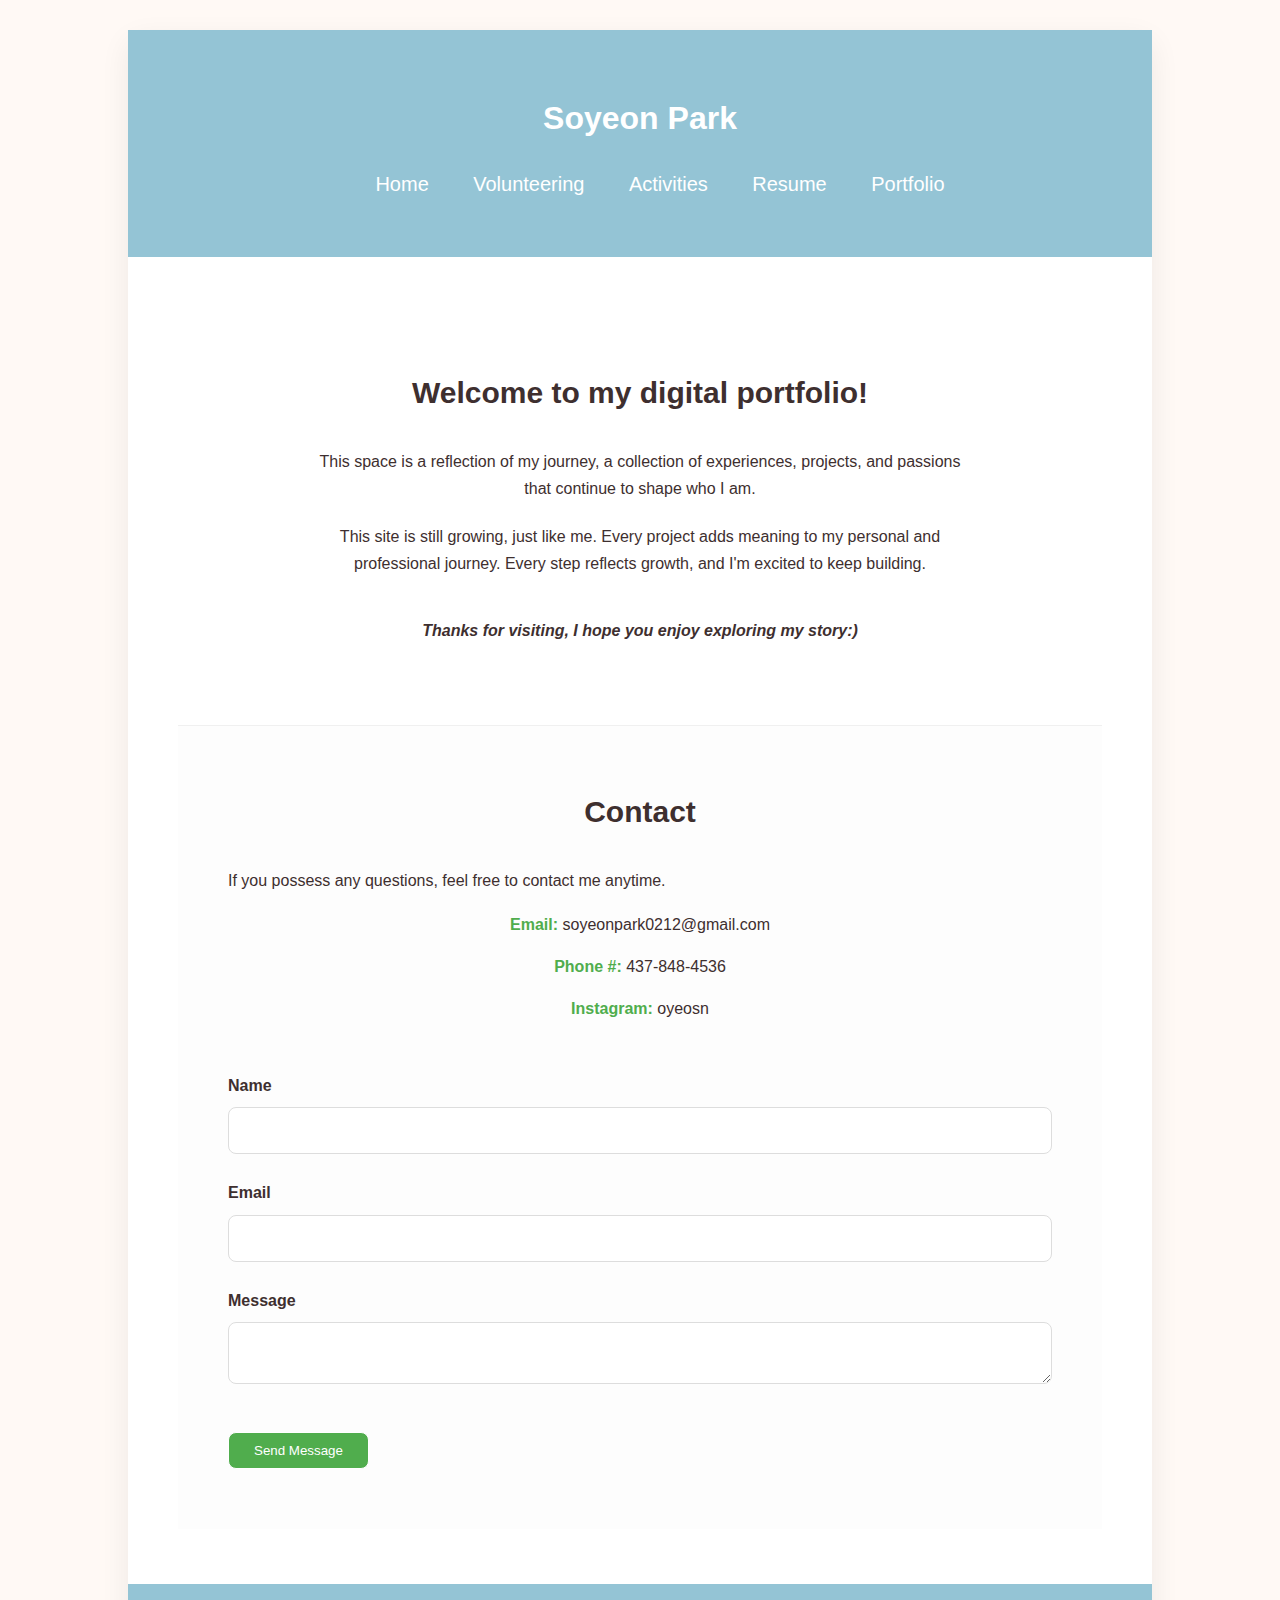
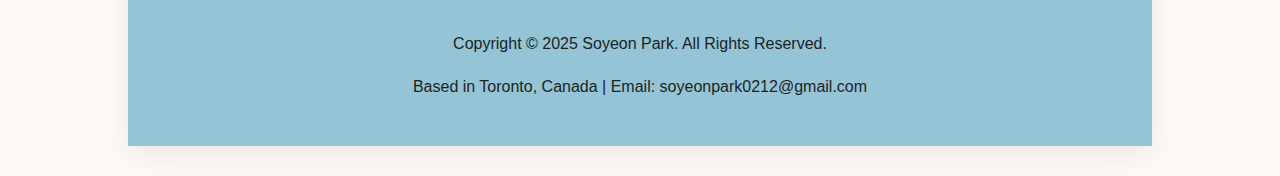
<file: index.html>
<!DOCTYPE html>
<html lang="en">
<head>
    <meta charset="UTF-8">
    <meta name="viewport" content="width=device-width, initial-scale=1.0">
    <title>Document</title>
    <link rel="stylesheet" href="style.css">
</head>
<body>
    <!--class 속성은 디자인을 위함-->
    <div class="container">
        <header>
            <nav>
                <h1>Soyeon Park</h1>
                <ul>
                    <li><a href="index.html">Home</a></li>
                    <li><a href="volunteering.html">Volunteering</a></li>
                    <li><a href="activities.html">Activities</a></li>
                    <li><a href="resume.html">Resume</a></li>
                    <li><a href="portfolio.html">Portfolio</a></li>
                </ul>
            </nav>
        </header>

        <main>
            <section class="welcome-section">
                <h2>Welcome to my digital portfolio!</h2>
                <p> This space is a reflection of my journey, a collection of experiences, projects, and passions that continue to shape who I am. </p>
                <p>
                This site is still growing, just like me.  
                Every project adds meaning to my personal and professional journey.  
                Every step reflects growth, and I'm excited to keep building.
                </p>
                
                <h4>Thanks for visiting, I hope you enjoy exploring my story:)</h4>
            </section>

            <section class="contact-section">
                <h2>Contact</h2>
                <p>If you possess any questions, feel free to contact me anytime.</p>

                <ul class="contact-info">
                    <li><a href=""><b>Email:</b> soyeonpark0212@gmail.com</a></li>
                    <li><a href=""><b>Phone #:</b> 437-848-4536</a></li>
                    <li><b>Instagram:</b> oyeosn</a></li>
                </ul>

                <form class="contact-form">
                    <div class="form-group">
                        <label for="name">Name</label>
                        <input type="text">
                    </div>

                    <div class="form-group">
                        <label for="email">Email</label>
                        <input type="text">
                    </div>

                    <div class="form-group">
                        <label for="message">Message</label>
                        <textarea></textarea>
                    </div>

                    <button type="send message" class="button">Send Message</button>
                </form>
            </section>

        </main>

        <footer>
            <p>Copyright &copy; 2025 Soyeon Park. All Rights Reserved.</p>
            <p>Based in Toronto, Canada | Email: soyeonpark0212@gmail.com</p>
        </footer>
    </div>
</body>
</html>
</file>
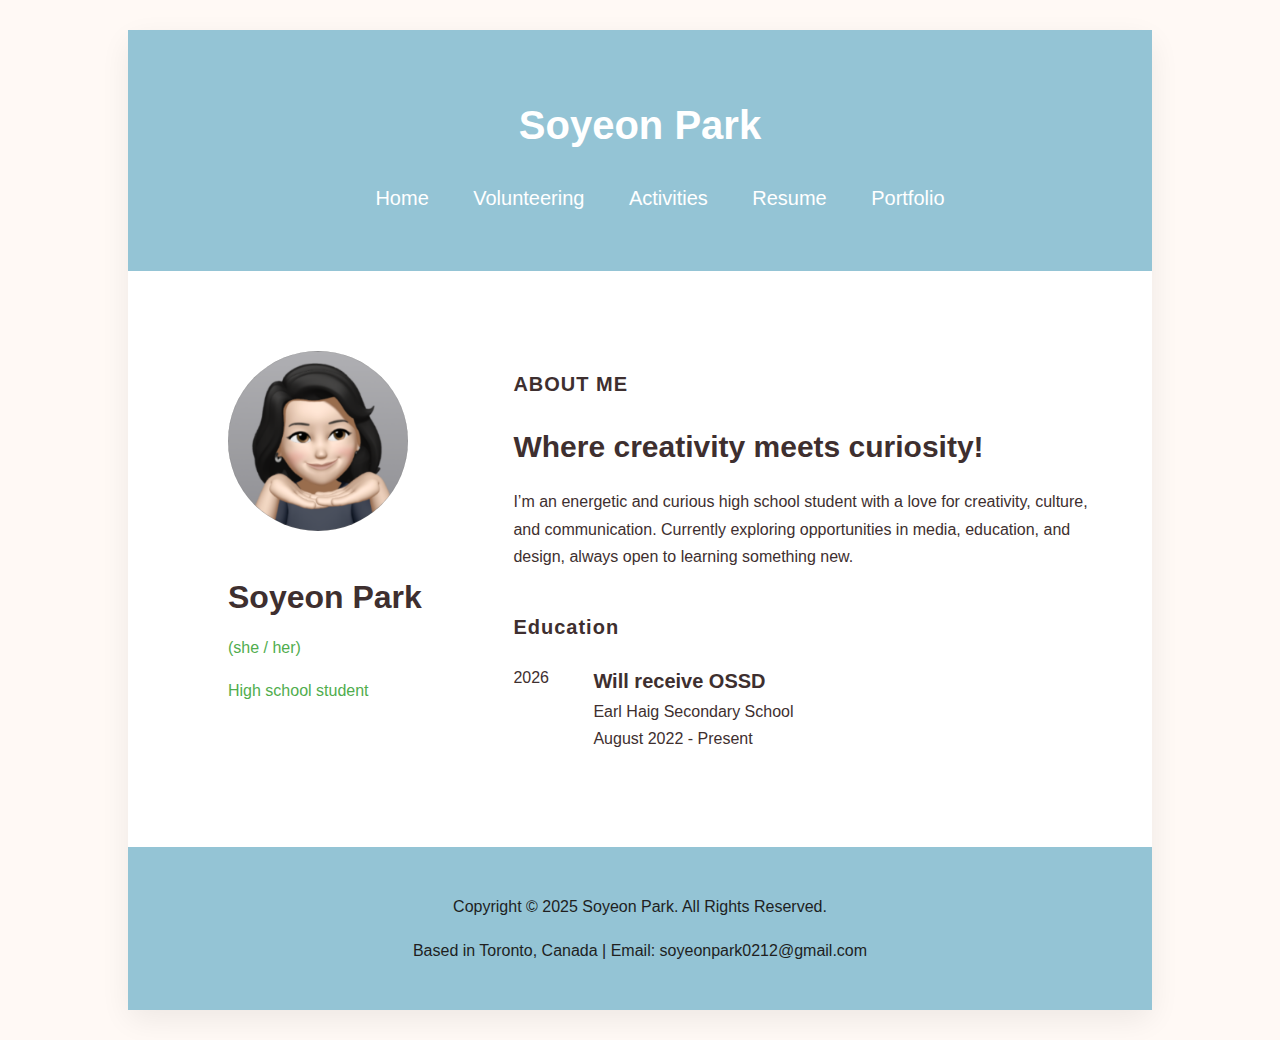
<file: aboutme.html>
<!DOCTYPE html>
<html lang="en">
<head>
    <meta charset="UTF-8">
    <meta name="viewport" content="width=device-width, initial-scale=1.0">
    <title>Document</title>

    <link rel="preconnect" href="https://fonts.googleapis.com">
    <link rel="preconnect" href="https://fonts.gstatic.com" crossorigin>
    <link href="https://fonts.googleapis.com/css2?family=Roboto+Mono:ital,wght@0,100..700;1,100..700&family=Roboto:ital,wght@0,100..900;1,100..900&display=swap" rel="stylesheet">
    
    <style>
        :root {
            --point-color: #50ad4d;
            --background-color: #FFF9F5;
            --text-color: #3E2F2F;
            --header-footer-bg: #94c4d5;
        }

        body {
            font-family: 'Noto Sans EN', sans-serif;
            margin: 0;
            background-color: var(--background-color);
            color: var(--text-color);
            line-height: 1.7;
        }

        .container {
            max-width: 1024px;
            margin: 30px auto;
            background-color: white;
            box-shadow: 0 10px 30px rgba(0, 0, 0, 0.07);
            border-radius: 12px;
        }

        header {
            background-color: var(--header-footer-bg);
            color: white;
            text-align: center;
            padding: 40px;
        }

        header nav li {
            display: inline-block;
            margin: 0 20px;
        }

        header h1 a{
            color: white;
            font-size: 40px;
            font-weight: 600;
            text-decoration: none;
        }

        header ul a {
            color: white;
            border-bottom: 3px solid transparent;
            text-decoration: none;
            font-size: 20px;
            font-weight: 500;
            padding: 8px 0;
            transition: color 0.3s, border-bottom-color 0.3s;
        }

        header nav a.current-page,
        header nav a:hover {
            color: var(--point-color);
            text-decoration: none;
            border-bottom-color: var(--point-color);
        }

        main {
            display: flex;       

            align-items: center;   

            justify-content: center;

            padding: 50px;
        }

        /*ABOUT ME*/
        .about-me-grid {
            display: grid;
            grid-template-columns: 1fr 2.5fr;
            gap: 50px;
            margin-left: 50px;
            margin-top: 30px;
        }

        .profile-sidebar img {
            width: 180px;
            height: 180px;
            margin-bottom: 20px;
            border-radius: 50%;
            object-fit: cover;
        }

        .profile-sidebar h1 {
            margin: 30;
            line-height: 1;
        }

        .profile-sidebar p {
            color: var(--point-color);
            font-weight: 500;
        }

        .main-content section {
            margin-bottom: 40px;
        }

        .main-content h2 {
            font-size: 20px;
            font-weight: 600;
            color: var(--text-color);
            letter-spacing: 1px;
            margin-bottom: 20px;
        }

        .main-content h3 {
            font-size: 30px;
            margin: 0 0 5px 0;
        }

        .timeline-list {
            list-style: none;
            padding: 0;
        }

        .timeline-item {
            display: flex;
            margin-bottom: 25px;
        }

        .timeline-item .date {
            font-weight: 500;
            width: 80px;
        }

        .timeline-item .details h3 {
            font-size: 20px;
            margin: 0;
            padding: 0;
        }

        .timeline-item .details p {
            margin: 0;
        }

        footer {
            background-color: var(--header-footer-bg);
            text-align: center;
            padding: 30px;
            color: #201f1f;
        }

        footer {
            margin: 5px 0;
        }


        </style>


</head>
<body>
    <!--class 속성은 디자인을 위함-->
    <div class="container">
        <header>
            <nav>
                <h1><a href="aboutme.html">Soyeon Park</a></h1>
                <ul>
                    <li><a href="index.html">Home</a></li>
                    <li><a href="volunteering.html">Volunteering</a></li>
                    <li><a href="activities.html">Activities</a></li>
                    <li><a href="resume.html">Resume</a></li>
                    <li><a href="portfolio.html">Portfolio</a></li>
                </ul>
            </nav>
        </header>

        <main>
            <div class="about-me-grid">
                <aside class="profile-sidebar">
                    <img src="myfacememoji.png" alt="Soyeon Park's profile picture">
                    <h1>Soyeon Park </h1>
                    <p>(she / her)</p>
                    <p>High school student</p>

                </aside>

                <div class="main-content">
                    <section>
                        <h2>ABOUT ME</h2>
                        <h3>Where creativity meets curiosity!</h3>
                        <p>I’m an energetic and curious high school student with a love for creativity, culture, and communication.  
                        Currently exploring opportunities in media, education, and design, always open to learning something new.</p>
                    </section>

                    <section>
                        <h2>Education</h2>
                        <ul class="timeline-list">
                            <li class="timeline-item">
                                <div class="date">2026</div>
                                <div class="details">
                                    <h3>Will receive OSSD</h3>
                                    <p>Earl Haig Secondary School</p>
                                    <p>August 2022 - Present</p>
                                </div>
                            </li>
                        </ul>
                    </section>
                </div>
        </main>
            
        <footer>
            <p>Copyright &copy; 2025 Soyeon Park. All Rights Reserved.</p>
            <p>Based in Toronto, Canada | Email: soyeonpark0212@gmail.com</p>
        </footer>
    </div>
</body>
</html>
</file>
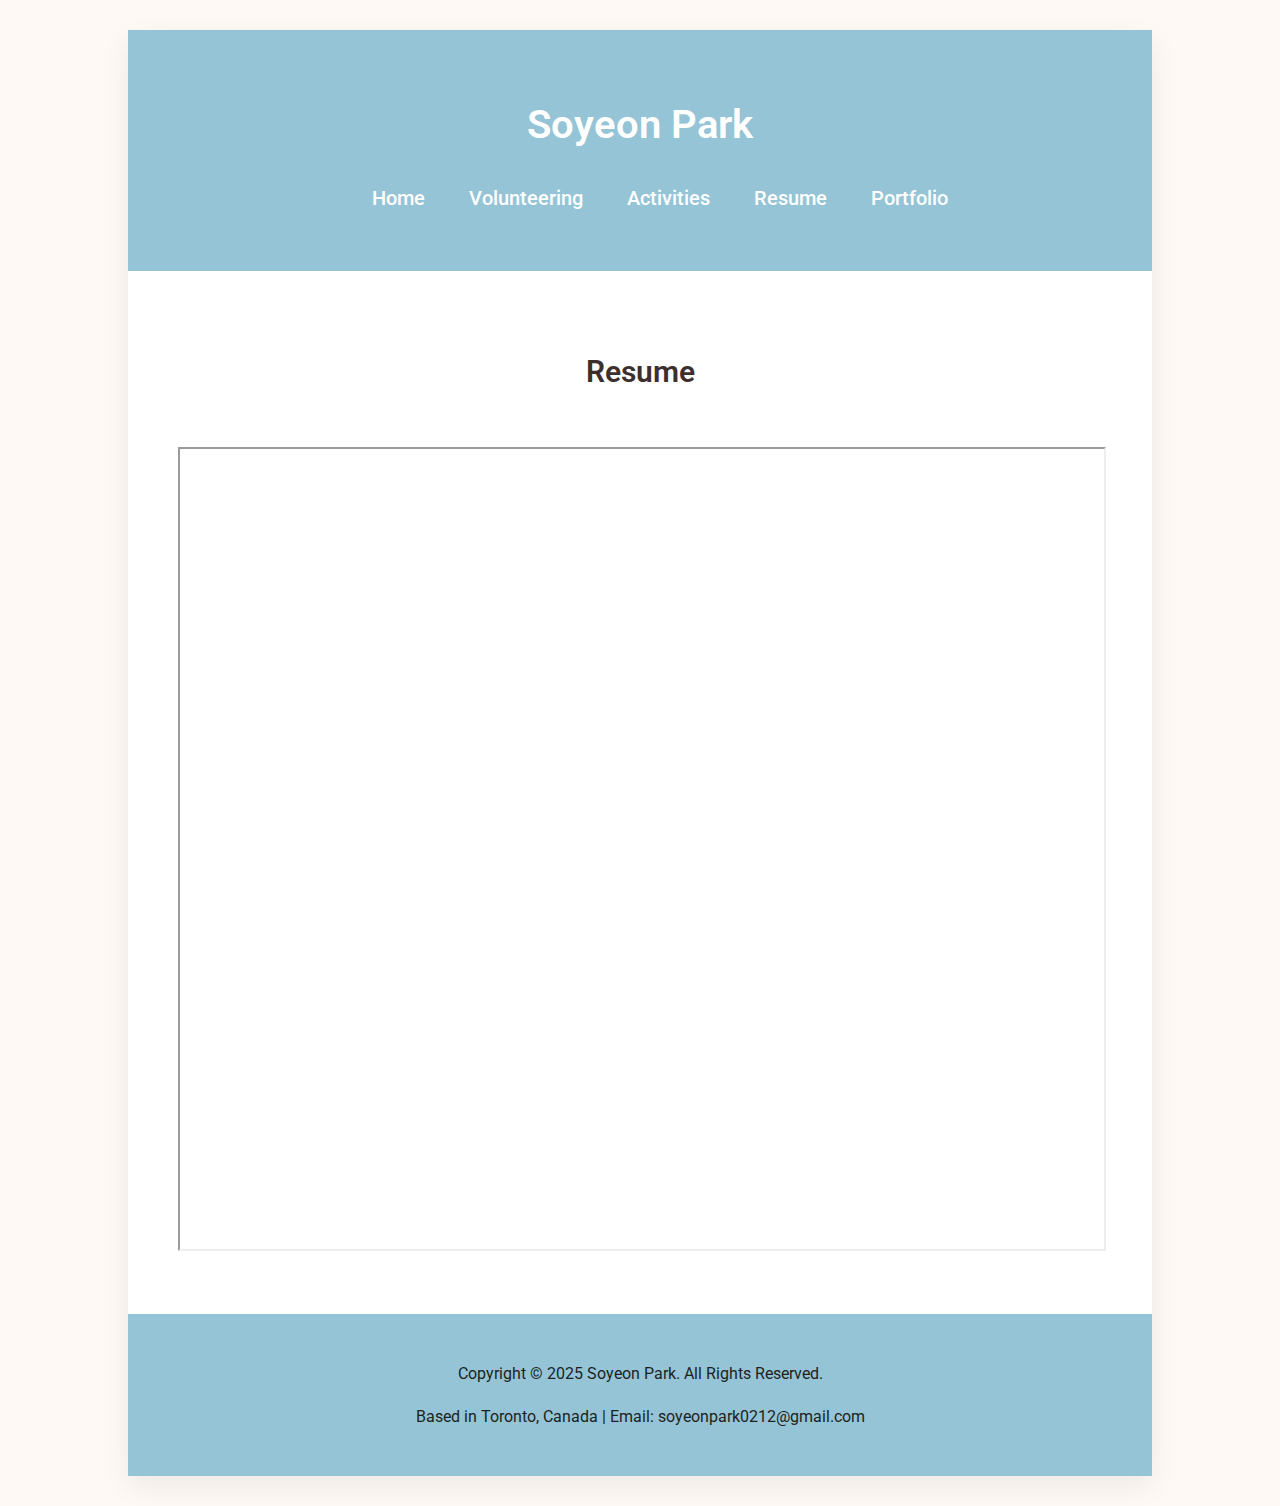
<file: resume.html>
<!DOCTYPE html>
<html lang="en">
<head>
    <meta charset="UTF-8">
    <meta name="viewport" content="width=device-width, initial-scale=1.0">
    <title>Document</title>
    <link rel="stylesheet" href="style.css">

    <link rel="preconnect" href="https://fonts.googleapis.com">
    <link rel="preconnect" href="https://fonts.gstatic.com" crossorigin>
    <link href="https://fonts.googleapis.com/css2?family=Roboto+Mono:ital,wght@0,100..700;1,100..700&family=Roboto:ital,wght@0,100..900;1,100..900&display=swap" rel="stylesheet">

</head>
<body>
    <!--class 속성은 디자인을 위함-->
    <div class="container">
        <header>
            <nav>
                <h1><a href="aboutme.html">Soyeon Park</a></h1>
                <ul>
                    <li><a href="index.html">Home</a></li>
                    <li><a href="volunteering.html">Volunteering</a></li>
                    <li><a href="activities.html">Activities</a></li>
                    <li><a href="resume.html">Resume</a></li>
                    <li><a href="portfolio.html">Portfolio</a></li>
                </ul>
            </nav>
        </header>

        <main>
            <h2>Resume</h2>
            <iframe src="Soyeon Park Resume.pdf" width="100%" height="800px"></iframe>
        </main>
            
        <footer>
            <p>Copyright &copy; 2025 Soyeon Park. All Rights Reserved.</p>
            <p>Based in Toronto, Canada | Email: soyeonpark0212@gmail.com</p>
        </footer>
    </div>
</body>
</html>
</file>
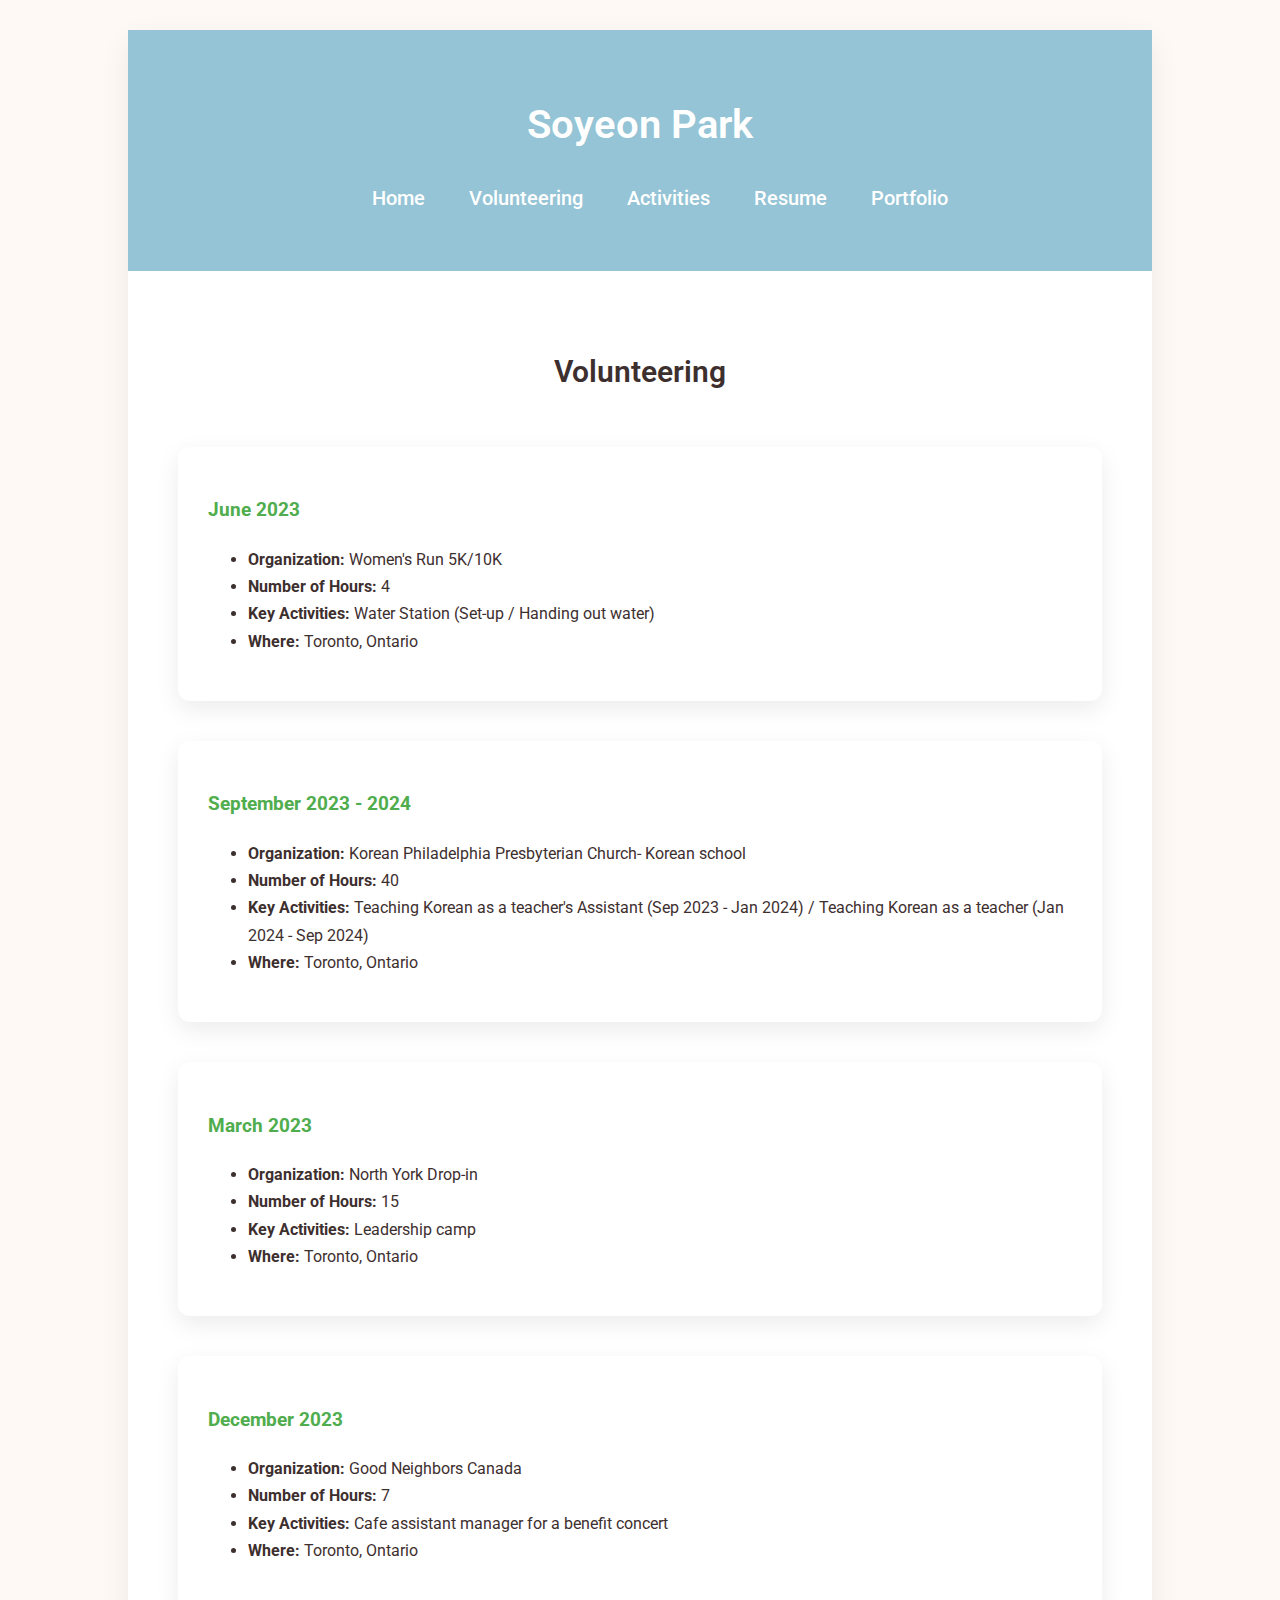
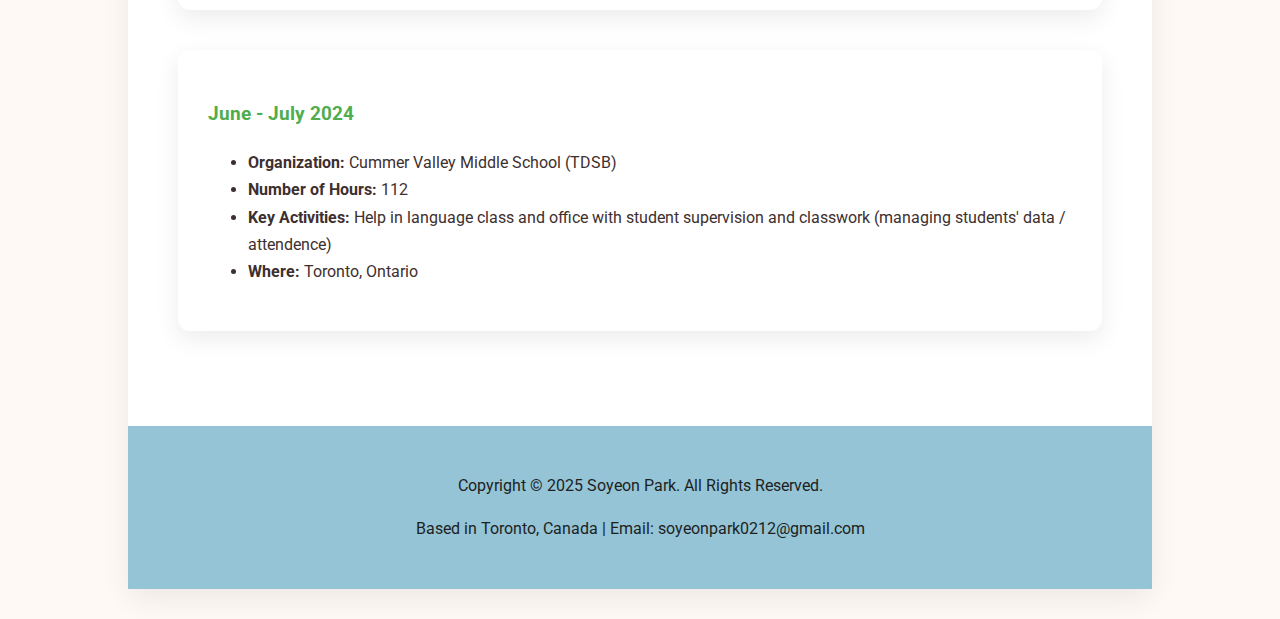
<file: volunteering.html>
<!DOCTYPE html>
<html lang="en">
<head>
    <meta charset="UTF-8">
    <meta name="viewport" content="width=device-width, initial-scale=1.0">
    <title>Document</title>
    <link rel="stylesheet" href="style.css"> 

    <link rel="preconnect" href="https://fonts.googleapis.com">
    <link rel="preconnect" href="https://fonts.gstatic.com" crossorigin>
    <link href="https://fonts.googleapis.com/css2?family=Roboto+Mono:ital,wght@0,100..700;1,100..700&family=Roboto:ital,wght@0,100..900;1,100..900&display=swap" rel="stylesheet">

</head>
<body>
    <!--class 속성은 디자인을 위함-->
    <div class="container">
        <header>
            <nav>
               <h1><a href="aboutme.html">Soyeon Park</a></h1>
                <ul>
                    <li><a href="index.html">Home</a></li>
                    <li><a href="volunteering.html">Volunteering</a></li>
                    <li><a href="activities.html">Activities</a></li>
                    <li><a href="resume.html">Resume</a></li>
                    <li><a href="portfolio.html">Portfolio</a></li>
                </ul>
            </nav>
        </header>

        <main>
            <h2>Volunteering</h2>

            <article>
                <h3>June 2023</h3>
                <ul>
                    <li><b>Organization: </b>Women's Run 5K/10K</li>
                    <li><b>Number of Hours: </b>4</li>
                    <li><b>Key Activities:</b> Water Station (Set-up / Handing out water)</li>
                    <li><b>Where: </b>Toronto, Ontario</li>
                </ul>
            </article>

            <article>
                <h3>September 2023 - 2024</h3>
                <ul>
                    <li><b>Organization:</b> Korean Philadelphia Presbyterian Church- Korean school</li>
                    <li><b>Number of Hours:</b> 40</li>
                    <li><b>Key Activities:</b> Teaching Korean as a teacher's Assistant (Sep 2023 - Jan 2024) / Teaching Korean as a teacher (Jan 2024 - Sep 2024)</li>
                    <li><b>Where: </b>Toronto, Ontario</li>
                </ul>
            </article>

            <article>
                <h3>March 2023</h3>
                <ul>
                    <li><b>Organization:</b> North York Drop-in</li>
                    <li><b>Number of Hours:</b> 15</li>
                    <li><b>Key Activities:</b> Leadership camp</li>
                    <li><b>Where: </b>Toronto, Ontario</li>
                </ul>
            </article>
            
            <article>
                <h3>December 2023</h3>
                <ul>
                    <li><b>Organization:</b> Good Neighbors Canada</li>
                    <li><b>Number of Hours:</b> 7</li>
                    <li><b>Key Activities:</b> Cafe assistant manager for a benefit concert</li>
                    <li><b>Where: </b>Toronto, Ontario</li>
                </ul>
            </article>

            <article>
                <h3>June - July 2024</h3>
                <ul>
                    <li><b>Organization:</b> Cummer Valley Middle School (TDSB)</li>
                    <li><b>Number of Hours:</b> 112</li>
                    <li><b>Key Activities:</b> Help in language class and office with student supervision and classwork (managing students' data / attendence)</li>
                    <li><b>Where: </b>Toronto, Ontario</li>
                </ul>
            </article>

        </main>

        <footer>
            <p>Copyright &copy; 2025 Soyeon Park. All Rights Reserved.</p>
            <p>Based in Toronto, Canada | Email: soyeonpark0212@gmail.com</p>
        </footer>
    </div>
</body>
</html>
</file>
<file: style.css>
:root {
            --point-color: #50ad4d;
            --background-color: #FFF9F5;
            --text-color: #3E2F2F;
            --header-footer-bg: #94c4d5;
        }

        body {
            font-family: "Roboto", sans-serif;
            margin: 0;
            background-color: var(--background-color);
            color: var(--text-color);
            line-height: 1.7;
        }

        .container {
            max-width: 1024px;
            margin: 30px auto;
            background-color: white;
            box-shadow: 0 10px 30px rgba(0, 0, 0, 0.07);
            border-radius: 12px;
        }

        header {
            background-color: var(--header-footer-bg);
            color: white;
            text-align: center;
            padding: 40px;
        }

        header nav li {
            display: inline-block;
            margin: 0 20px;
        }

        header h1 a{
            color: white;
            font-size: 40px;
            font-weight: 600;
            text-decoration: none;
        }

        header ul a {
            color: white;
            border-bottom: 3px solid transparent;
            text-decoration: none;
            font-size: 20px;
            font-weight: 500;
            padding: 8px 0;
            transition: color 0.3s, border-bottom-color 0.3s;
        }

        header nav a.current-page,
        header nav a:hover {
            color: var(--point-color);
            text-decoration: none;
            border-bottom-color: var(--point-color);
        }

        main {
            padding: 50px;
        }

        main h2 {
            text-align: center;
            font-size: 30px;
            font-weight: 600;
            color: var(--text-color);
            margin-bottom: 50px;
        }

        article {
            box-shadow: 0 8px 25px rgba(0, 0, 0, 0.08);
            border-radius: 12px;
            padding: 30px;
            margin-bottom: 40px;
        }

        article h3 {
            color: var(--point-color);
        }

        footer {
            background-color: var(--header-footer-bg);
            text-align: center;
            padding: 30px;
            color: #201f1f;
        }

        footer {
            margin: 5px 0;
        }

        article .button {
            display: inline-block;
            background-color: var(--point-color);
            color: #ffffff;
            padding: 10px 25px;
            border-radius: 8px;
            text-decoration: none;
            margin-top: 15px;
            font-weight: 500;
            transition: transform 0.2s;
        }

        article img {
            display: block;
            width: 100%;
            height: auto;
            max-height:600px;
            margin: 20px auto;
            object-fit: cover;
        }

        .button:hover {
            text-decoration: none;
            color: #2414ff;
            transform: translateY(-2px);
            box-shadow: 0 4px 10px rgba(0, 0, 0, 0.1);
        }

        /* home - section */
        section {
            padding: 60px 50px;
        }

        section h2 {
            text-align: center;
            margin-top: 0;
            margin-bottom: 30px;
            color: var(--text-color);
        }

        .welcome-section {
            text-align: center;
        }

        .welcome-section p {
            max-width: 650px;
            margin: 0 auto 20px auto;
        }

        .welcome-section h4 {
            font-style: italic;
            margin-top: 40px;
        }

        .contact-section {
            background-color: #fdfdfd;
            border-top: 1px solid #f0f0f0;
        }

        .contact-section > h4 {
            text-align: center;
            margin: 0 auto 30px auto;
        }

        /* 연락처 정보 및 폼 스타일 */

        .contact-info {
            list-style: none;
            padding: 0;
            text-align: center;
            margin-bottom: 50px;
        }

        .contact-info li {
            margin-bottom: 15px;
        }

        .contact-info a {
            color: var(--text-color);
            transition: color 0.2s;
            text-decoration-line: none;
        }

        .contact-info a:hover {
            color: var(--point-color);
        }

        .contact-info b {
            color: var(--point-color);
        }

        .contact-form .form-group {
            margin-bottom: 25px;
        }

        .contact-form label {
            display: block;
            margin-bottom: 8px;
            font-weight: 600;
        }

        .contact-form input,
        .contact-form textarea {
            width: 100%;
            padding: 15px;
            border-radius: 8px;
            border: 1px solid #dddddd;
            box-sizing: border-box;
        }
        
        .contact-form button {
            display: inline-block;
            background-color: var(--point-color);
            color: #ffffff;
            padding: 10px 25px;
            border-radius: 8px;
            text-decoration: none;
            margin-top: 15px;
            font-weight: 500;
            transition: transform 0.2s;
            border: 1px solid white;
        }
        
        .contact-form .button:hover {
            text-decoration: none;
            color: #ffffff;
            transform: translateY(-2px);
            box-shadow: 0 4px 10px rgba(0, 0, 0, 0.1);
        }

        @media (max-width: 768px) {
            .container {
                margin: 0;
                border-radius: 0;
            }
            header nav li {
                display: block;
                margin: 12px 0;
            }
            main {
                padding: 30px 20px;
            }
            section {
                padding: 40px 20px;
            }
        }
</file>
